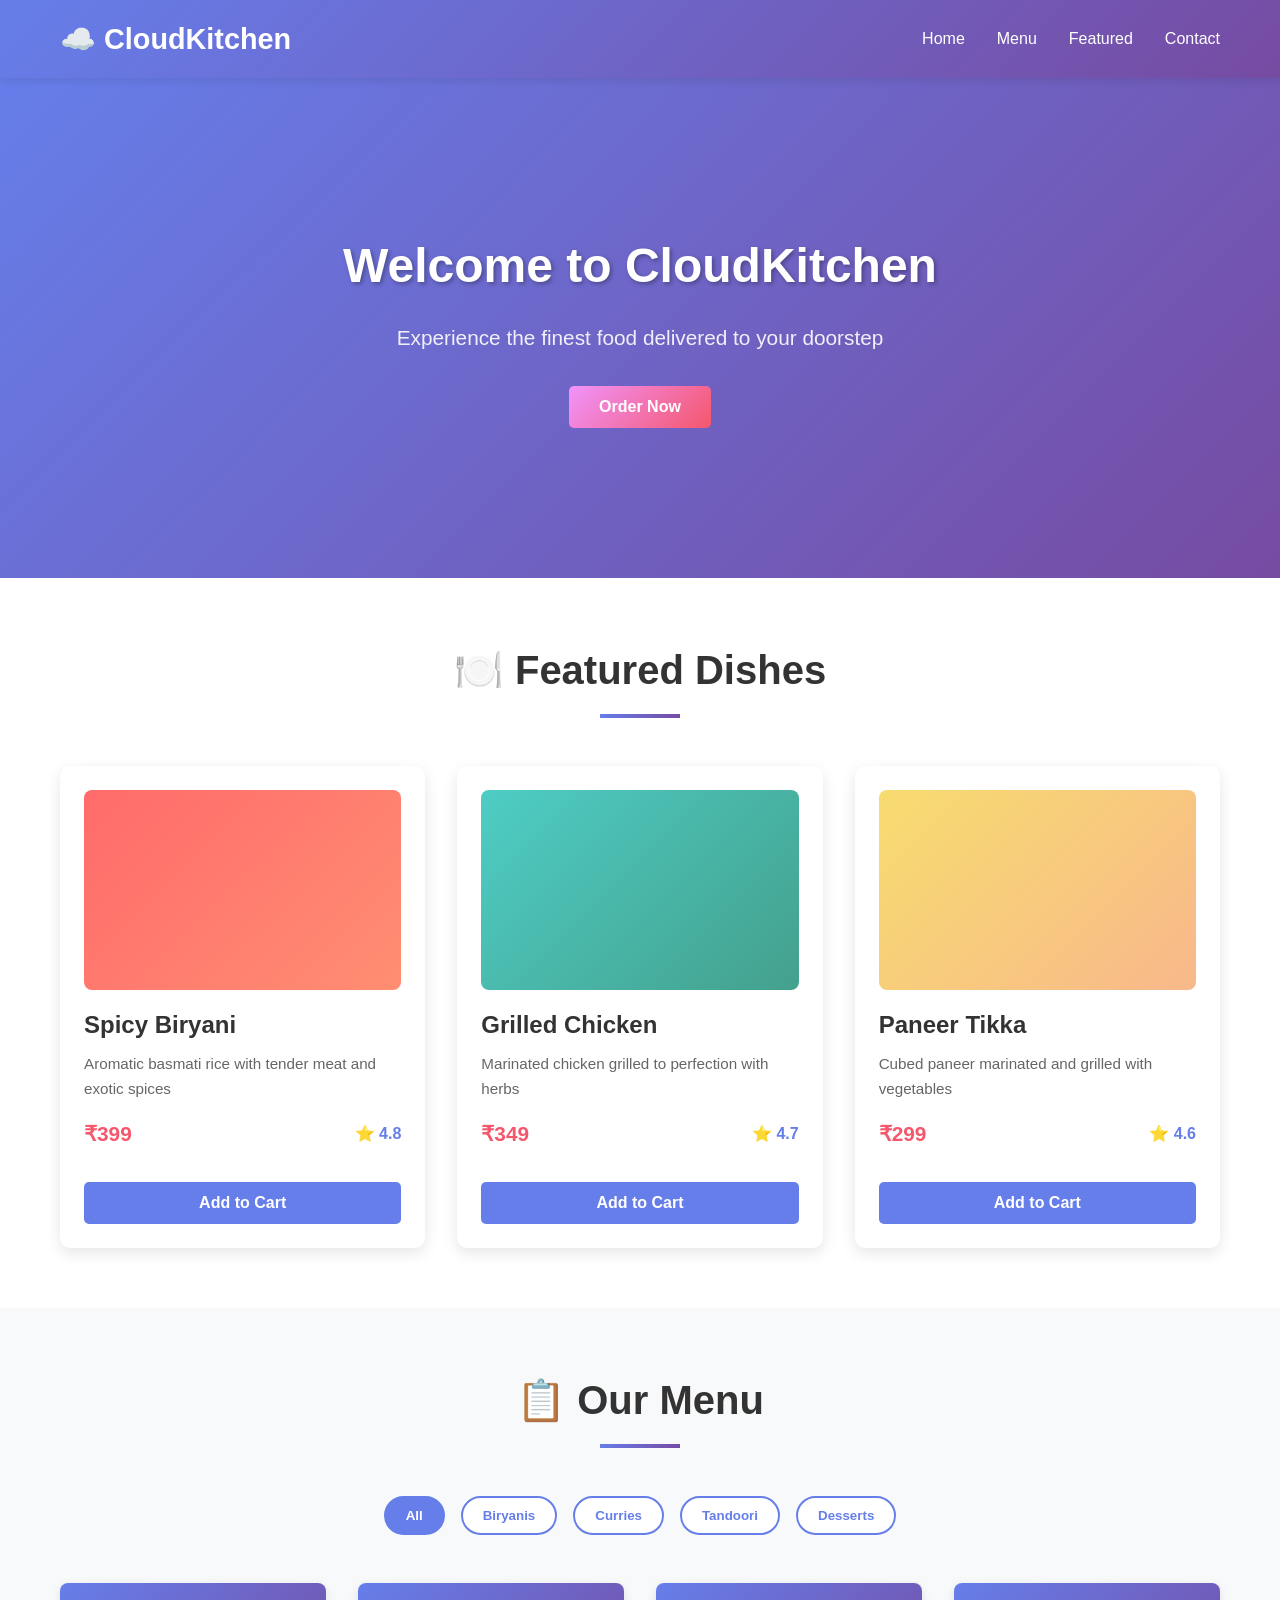
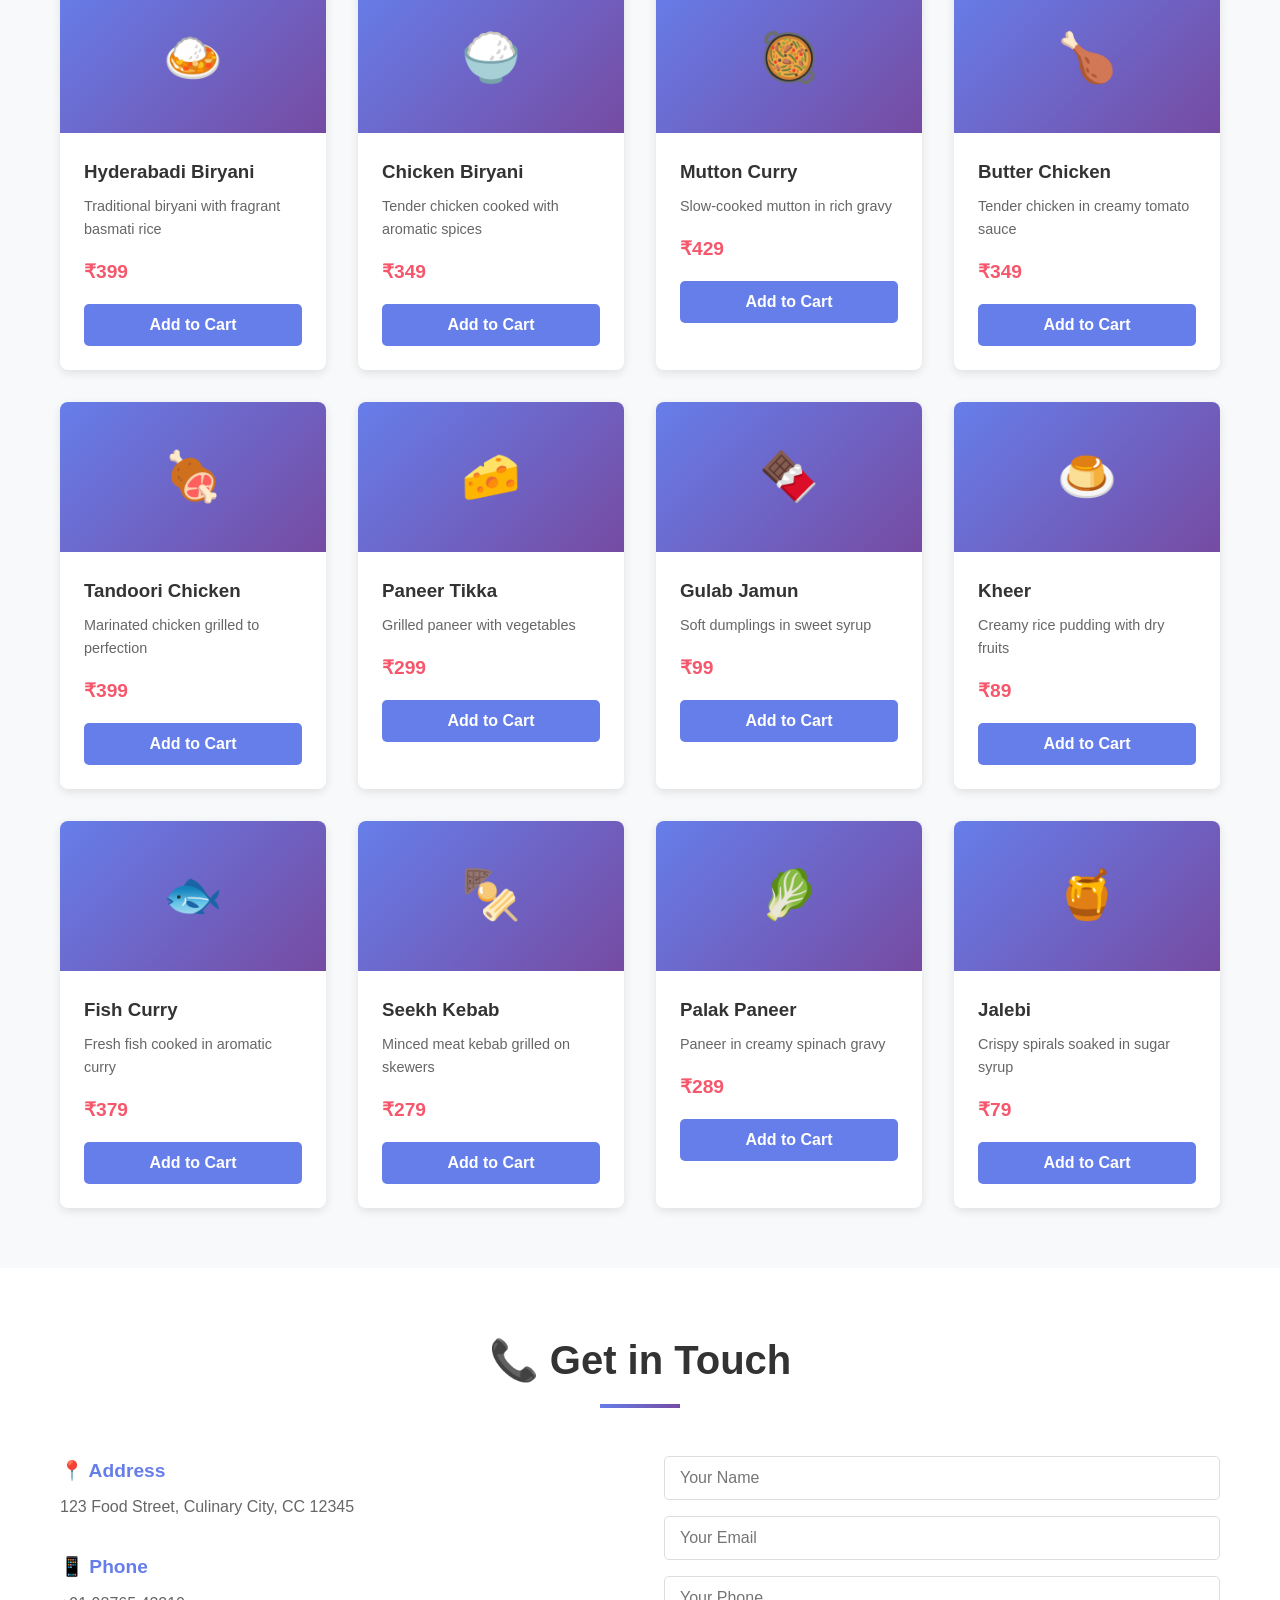
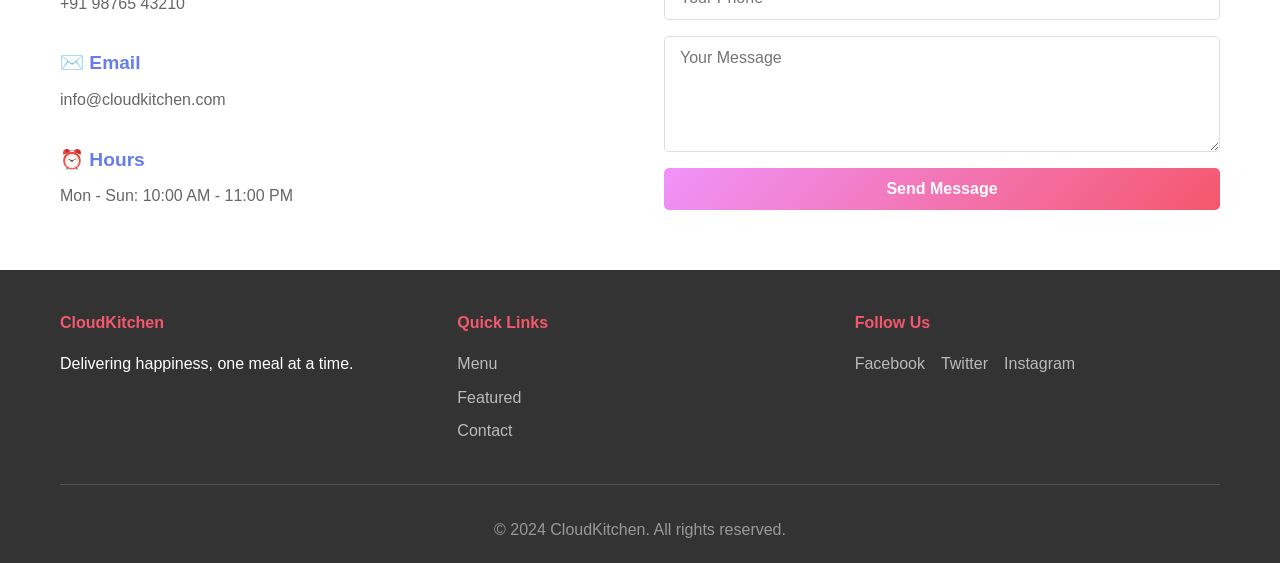
<file: index.html>
<!DOCTYPE html>
<html lang="en">
<head>
    <meta charset="UTF-8">
    <meta name="viewport" content="width=device-width, initial-scale=1.0">
    <title>CloudKitchen - Your Food Delivery Partner</title>
    <link rel="stylesheet" href="styles.css">
</head>
<body>
    <!-- Navigation Bar -->
    <nav class="navbar">
        <div class="nav-container">
            <div class="logo">
                <h1>☁️ CloudKitchen</h1>
            </div>
            <ul class="nav-menu">
                <li><a href="#home" class="nav-link">Home</a></li>
                <li><a href="#menu" class="nav-link">Menu</a></li>
                <li><a href="#featured" class="nav-link">Featured</a></li>
                <li><a href="#contact" class="nav-link">Contact</a></li>
            </ul>
            <div class="hamburger">
                <span></span>
                <span></span>
                <span></span>
            </div>
        </div>
    </nav>

    <!-- Hero Section -->
    <section id="home" class="hero">
        <div class="hero-content">
            <h2>Welcome to CloudKitchen</h2>
            <p>Experience the finest food delivered to your doorstep</p>
            <button class="btn btn-primary" onclick="document.getElementById('menu').scrollIntoView({behavior: 'smooth'})">Order Now</button>
        </div>
    </section>

    <!-- Featured Dishes Section -->
    <section id="featured" class="featured-section">
        <div class="container">
            <h2 class="section-title">🍽️ Featured Dishes</h2>
            <div class="featured-grid">
                <div class="featured-card">
                    <div class="featured-image" style="background: linear-gradient(135deg, #FF6B6B, #FF8E72);"></div>
                    <h3>Spicy Biryani</h3>
                    <p>Aromatic basmati rice with tender meat and exotic spices</p>
                    <div class="price-rating">
                        <span class="price">₹399</span>
                        <span class="rating">⭐ 4.8</span>
                    </div>
                    <button class="btn btn-secondary" onclick="addToCart('Spicy Biryani', 399)">Add to Cart</button>
                </div>
                <div class="featured-card">
                    <div class="featured-image" style="background: linear-gradient(135deg, #4ECDC4, #44A08D);"></div>
                    <h3>Grilled Chicken</h3>
                    <p>Marinated chicken grilled to perfection with herbs</p>
                    <div class="price-rating">
                        <span class="price">₹349</span>
                        <span class="rating">⭐ 4.7</span>
                    </div>
                    <button class="btn btn-secondary" onclick="addToCart('Grilled Chicken', 349)">Add to Cart</button>
                </div>
                <div class="featured-card">
                    <div class="featured-image" style="background: linear-gradient(135deg, #F7DC6F, #F8B88B);"></div>
                    <h3>Paneer Tikka</h3>
                    <p>Cubed paneer marinated and grilled with vegetables</p>
                    <div class="price-rating">
                        <span class="price">₹299</span>
                        <span class="rating">⭐ 4.6</span>
                    </div>
                    <button class="btn btn-secondary" onclick="addToCart('Paneer Tikka', 299)">Add to Cart</button>
                </div>
            </div>
        </div>
    </section>

    <!-- Menu Section -->
    <section id="menu" class="menu-section">
        <div class="container">
            <h2 class="section-title">📋 Our Menu</h2>
            <div class="menu-categories">
                <button class="category-btn active" data-category="all">All</button>
                <button class="category-btn" data-category="biryanis">Biryanis</button>
                <button class="category-btn" data-category="curries">Curries</button>
                <button class="category-btn" data-category="tandoori">Tandoori</button>
                <button class="category-btn" data-category="desserts">Desserts</button>
            </div>
            <div class="menu-grid" id="menuGrid">
                <!-- Menu items will be populated by JavaScript -->
            </div>
        </div>
    </section>

    <!-- Contact Section -->
    <section id="contact" class="contact-section">
        <div class="container">
            <h2 class="section-title">📞 Get in Touch</h2>
            <div class="contact-content">
                <div class="contact-info">
                    <div class="info-item">
                        <h3>📍 Address</h3>
                        <p>123 Food Street, Culinary City, CC 12345</p>
                    </div>
                    <div class="info-item">
                        <h3>📱 Phone</h3>
                        <p>+91 98765 43210</p>
                    </div>
                    <div class="info-item">
                        <h3>✉️ Email</h3>
                        <p>info@cloudkitchen.com</p>
                    </div>
                    <div class="info-item">
                        <h3>⏰ Hours</h3>
                        <p>Mon - Sun: 10:00 AM - 11:00 PM</p>
                    </div>
                </div>
                <form class="contact-form" id="contactForm">
                    <input type="text" placeholder="Your Name" required>
                    <input type="email" placeholder="Your Email" required>
                    <input type="tel" placeholder="Your Phone" required>
                    <textarea placeholder="Your Message" rows="5" required></textarea>
                    <button type="submit" class="btn btn-primary">Send Message</button>
                </form>
            </div>
        </div>
    </section>

    <!-- Footer -->
    <footer class="footer">
        <div class="container">
            <div class="footer-content">
                <div class="footer-section">
                    <h4>CloudKitchen</h4>
                    <p>Delivering happiness, one meal at a time.</p>
                </div>
                <div class="footer-section">
                    <h4>Quick Links</h4>
                    <ul>
                        <li><a href="#menu">Menu</a></li>
                        <li><a href="#featured">Featured</a></li>
                        <li><a href="#contact">Contact</a></li>
                    </ul>
                </div>
                <div class="footer-section">
                    <h4>Follow Us</h4>
                    <div class="social-links">
                        <a href="#">Facebook</a>
                        <a href="#">Twitter</a>
                        <a href="#">Instagram</a>
                    </div>
                </div>
            </div>
            <div class="footer-bottom">
                <p>&copy; 2024 CloudKitchen. All rights reserved.</p>
            </div>
        </div>
    </footer>

    <script src="script.js"></script>
</body>
</html>
</file>
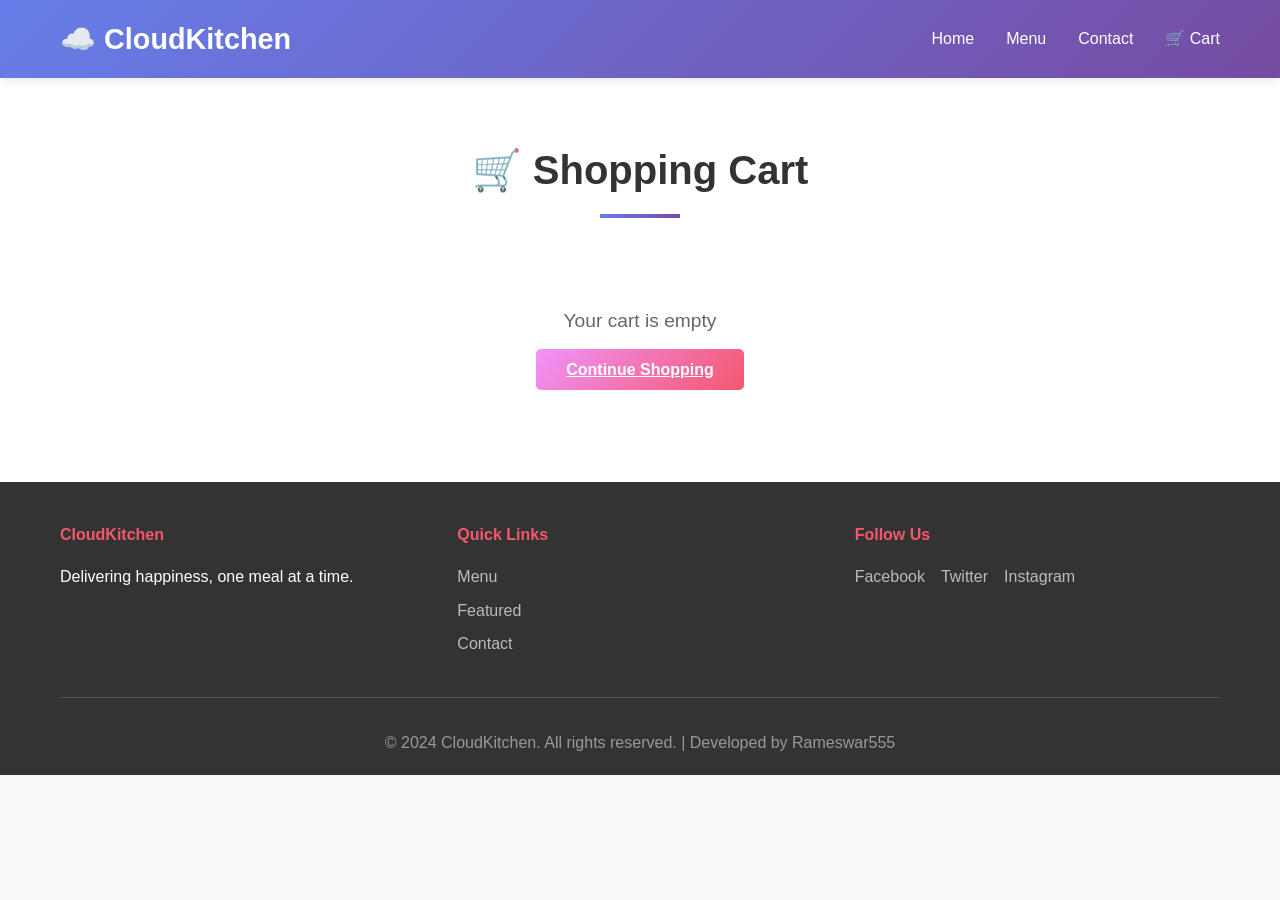
<file: cart.html>
<!DOCTYPE html>
<html lang="en">
<head>
    <meta charset="UTF-8">
    <meta name="viewport" content="width=device-width, initial-scale=1.0">
    <meta name="description" content="Your shopping cart - Cloud Kitchen">
    <title>Shopping Cart - Cloud Kitchen</title>
    <link rel="stylesheet" href="styles.css">
</head>
<body>
    <!-- Navigation -->
    <nav class="navbar">
        <div class="nav-container">
            <div class="logo">
                <h1>☁️ CloudKitchen</h1>
            </div>
            <ul class="nav-menu">
                <li><a href="index.html" class="nav-link">Home</a></li>
                <li><a href="index.html#menu" class="nav-link">Menu</a></li>
                <li><a href="index.html#contact" class="nav-link">Contact</a></li>
                <li><a href="cart.html" class="nav-link active">🛒 Cart</a></li>
            </ul>
            <div class="hamburger">
                <span></span>
                <span></span>
                <span></span>
            </div>
        </div>
    </nav>

    <!-- Cart Section -->
    <section class="contact-section">
        <div class="container">
            <h2 class="section-title">🛒 Shopping Cart</h2>
            
            <div class="cart-container">
                <!-- Cart Items -->
                <div class="cart-items" id="cart-items">
                    <table style="width: 100%; border-collapse: collapse;">
                        <thead>
                            <tr style="border-bottom: 2px solid #667eea;">
                                <th style="padding: 12px; text-align: left;">Product</th>
                                <th style="padding: 12px; text-align: left;">Price</th>
                                <th style="padding: 12px; text-align: left;">Quantity</th>
                                <th style="padding: 12px; text-align: left;">Total</th>
                                <th style="padding: 12px; text-align: left;">Action</th>
                            </tr>
                        </thead>
                        <tbody id="cart-body">
                            <!-- Cart items will be loaded here -->
                        </tbody>
                    </table>
                </div>

                <!-- Empty Cart Message -->
                <div id="empty-cart" style="display: none; text-align: center; padding: 40px;">
                    <p style="font-size: 1.2rem; color: #666; margin-bottom: 20px;">Your cart is empty</p>
                    <a href="index.html" class="btn btn-primary">Continue Shopping</a>
                </div>
            </div>

            <!-- Cart Summary -->
            <div class="contact-content" id="cart-summary" style="display: none;">
                <div style="grid-template-columns: 1fr; padding: 20px; background: white; border-radius: 8px; box-shadow: 0 3px 10px rgba(0,0,0,0.1);">
                    <div style="display: flex; justify-content: space-between; padding: 10px 0; border-bottom: 1px solid #ddd;">
                        <span>Subtotal:</span>
                        <span id="subtotal">₹0</span>
                    </div>
                    <div style="display: flex; justify-content: space-between; padding: 10px 0; border-bottom: 1px solid #ddd;">
                        <span>Delivery Fee:</span>
                        <span id="delivery-fee">₹50</span>
                    </div>
                    <div style="display: flex; justify-content: space-between; padding: 10px 0; border-bottom: 2px solid #667eea;">
                        <span>Tax (5%):</span>
                        <span id="tax">₹0</span>
                    </div>
                    <div style="display: flex; justify-content: space-between; padding: 15px 0; font-size: 1.3rem; font-weight: bold;">
                        <span>Total:</span>
                        <span id="total">₹0</span>
                    </div>
                    <button class="btn btn-primary" style="width: 100%; margin-top: 15px;" onclick="checkout()">Proceed to Checkout</button>
                    <a href="index.html" class="btn btn-secondary" style="width: 100%; margin-top: 10px; text-align: center; text-decoration: none;">Continue Shopping</a>
                </div>
            </div>
        </div>
    </section>

    <!-- Footer -->
    <footer class="footer">
        <div class="container">
            <div class="footer-content">
                <div class="footer-section">
                    <h4>CloudKitchen</h4>
                    <p>Delivering happiness, one meal at a time.</p>
                </div>
                <div class="footer-section">
                    <h4>Quick Links</h4>
                    <ul>
                        <li><a href="index.html#menu">Menu</a></li>
                        <li><a href="index.html#featured">Featured</a></li>
                        <li><a href="index.html#contact">Contact</a></li>
                    </ul>
                </div>
                <div class="footer-section">
                    <h4>Follow Us</h4>
                    <div class="social-links">
                        <a href="#">Facebook</a>
                        <a href="#">Twitter</a>
                        <a href="#">Instagram</a>
                    </div>
                </div>
            </div>
            <div class="footer-bottom">
                <p>&copy; 2024 CloudKitchen. All rights reserved. | Developed by Rameswar555</p>
            </div>
        </div>
    </footer>

    <script src="script.js"></script>
    <script>
        // Cart management functions
        function loadCart() {
            const cart = JSON.parse(localStorage.getItem('cart')) || [];
            const cartBody = document.getElementById('cart-body');
            const cartItems = document.getElementById('cart-items');
            const emptyCart = document.getElementById('empty-cart');
            const cartSummary = document.getElementById('cart-summary');
            
            if (cart.length === 0) {
                cartItems.style.display = 'none';
                cartSummary.style.display = 'none';
                emptyCart.style.display = 'block';
                return;
            }
            
            cartItems.style.display = 'block';
            cartSummary.style.display = 'block';
            emptyCart.style.display = 'none';
            cartBody.innerHTML = '';
            
            let subtotal = 0;
            cart.forEach((item, index) => {
                const total = item.price * item.quantity;
                subtotal += total;
                
                const row = `
                    <tr style="border-bottom: 1px solid #ddd;">
                        <td style="padding: 12px;">${item.name}</td>
                        <td style="padding: 12px;">₹${item.price}</td>
                        <td style="padding: 12px;">
                            <button onclick="updateQuantity(${index}, ${item.quantity - 1})" style="padding: 5px 10px;">-</button>
                            <span style="margin: 0 10px;">${item.quantity}</span>
                            <button onclick="updateQuantity(${index}, ${item.quantity + 1})" style="padding: 5px 10px;">+</button>
                        </td>
                        <td style="padding: 12px;">₹${total}</td>
                        <td style="padding: 12px;"><button onclick="removeFromCart(${index})" style="background-color: #ff6b6b; color: white; padding: 5px 10px; border: none; border-radius: 3px; cursor: pointer;">Remove</button></td>
                    </tr>
                `;
                cartBody.innerHTML += row;
            });
            
            const tax = Math.round(subtotal * 0.05);
            const deliveryFee = 50;
            const total = subtotal + tax + deliveryFee;
            
            document.getElementById('subtotal').innerText = '₹' + subtotal;
            document.getElementById('tax').innerText = '₹' + tax;
            document.getElementById('total').innerText = '₹' + total;
        }
        
        function updateQuantity(index, newQuantity) {
            const cart = JSON.parse(localStorage.getItem('cart')) || [];
            if (newQuantity <= 0) {
                cart.splice(index, 1);
            } else {
                cart[index].quantity = newQuantity;
            }
            localStorage.setItem('cart', JSON.stringify(cart));
            loadCart();
        }
        
        function removeFromCart(index) {
            const cart = JSON.parse(localStorage.getItem('cart')) || [];
            cart.splice(index, 1);
            localStorage.setItem('cart', JSON.stringify(cart));
            loadCart();
        }
        
        function checkout() {
            const cart = JSON.parse(localStorage.getItem('cart')) || [];
            if (cart.length === 0) {
                alert('Your cart is empty!');
                return;
            }
            alert('Order placed successfully! Thank you for ordering from CloudKitchen.');
            localStorage.removeItem('cart');
            window.location.href = 'index.html';
        }
        
        // Load cart on page load
        document.addEventListener('DOMContentLoaded', loadCart);
    </script>
</body>
</html>
</file>
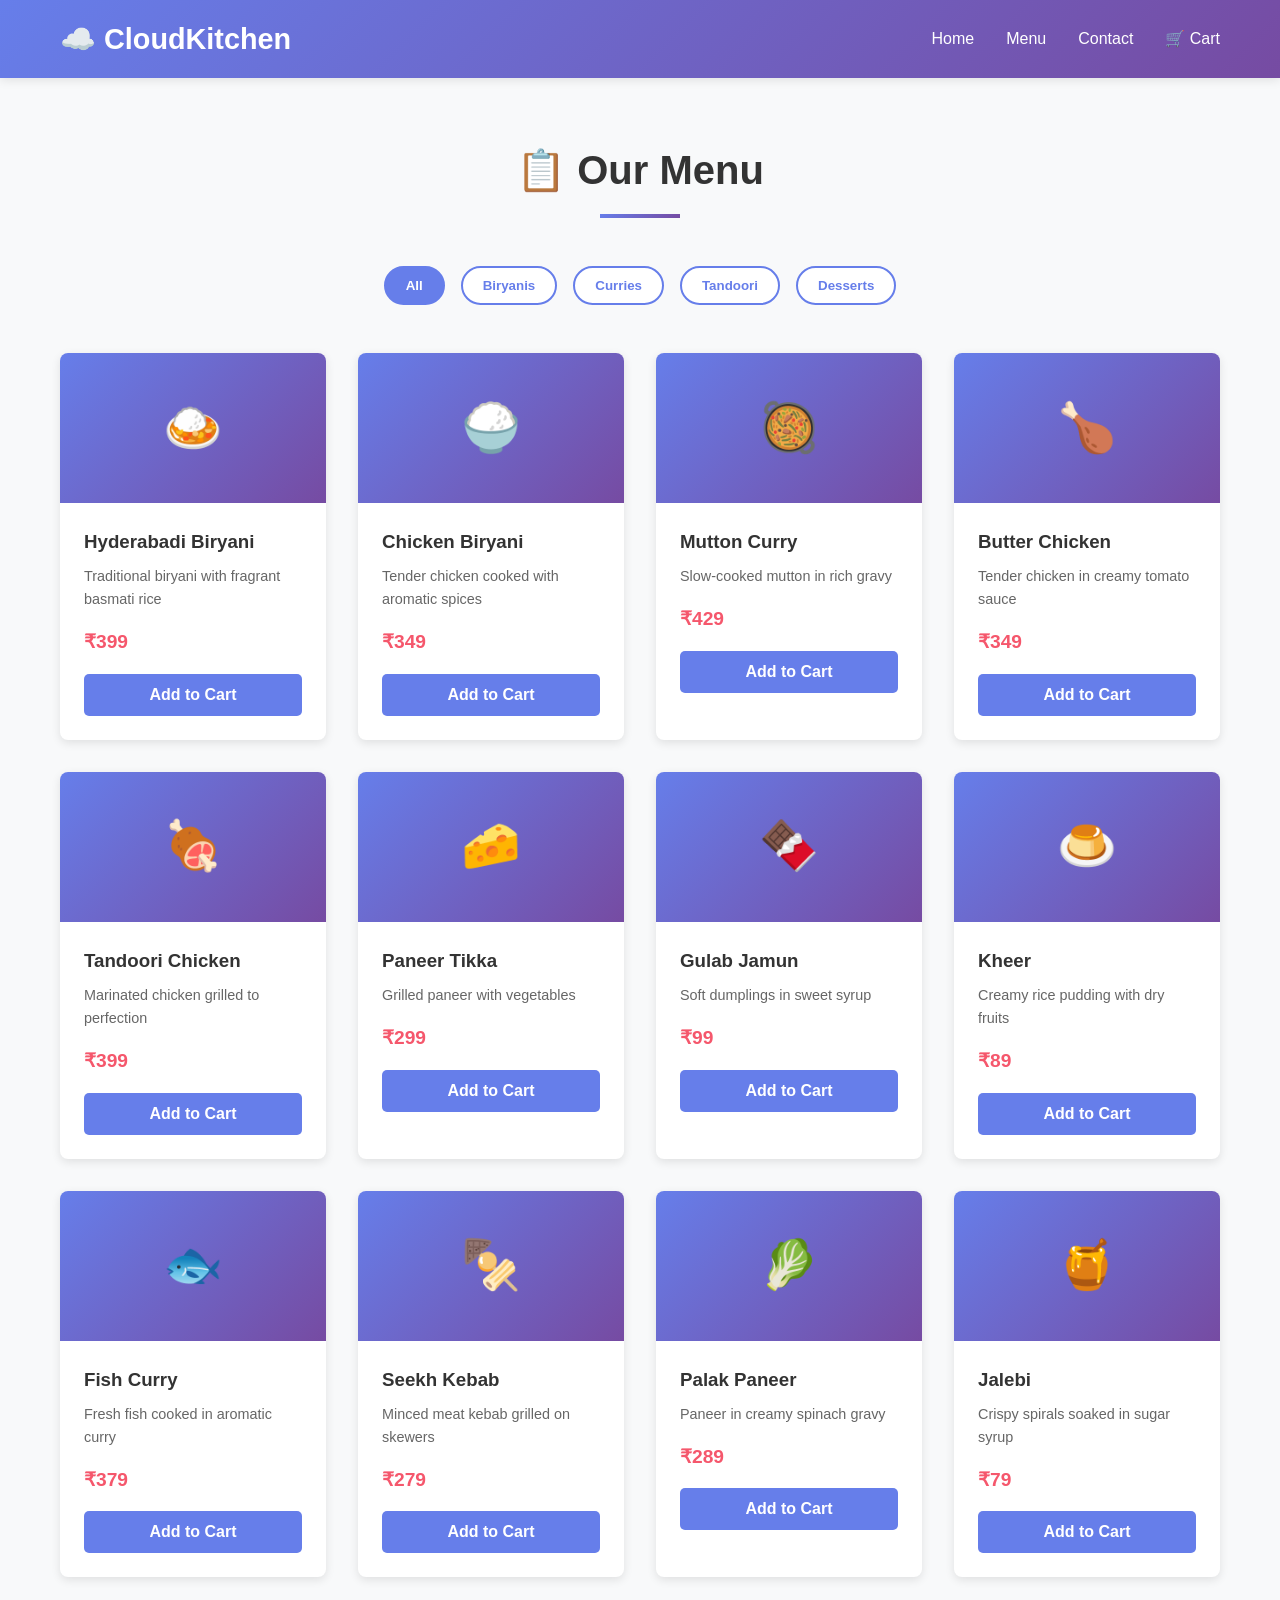
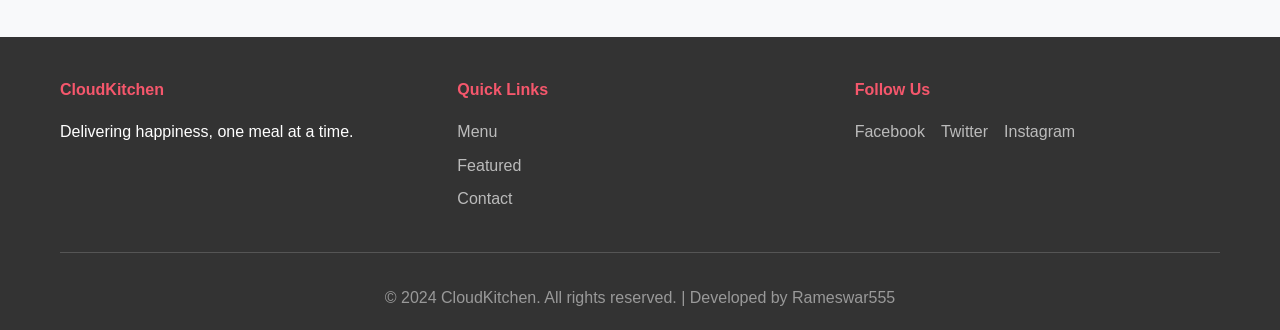
<file: menu.html>
<!DOCTYPE html>
<html lang="en">
<head>
    <meta charset="UTF-8">
    <meta name="viewport" content="width=device-width, initial-scale=1.0">
    <meta name="description" content="Browse our delicious menu - Cloud Kitchen">
    <title>Menu - Cloud Kitchen</title>
    <link rel="stylesheet" href="styles.css">
</head>
<body>
    <!-- Navigation -->
    <nav class="navbar">
        <div class="nav-container">
            <div class="logo">
                <h1>☁️ CloudKitchen</h1>
            </div>
            <ul class="nav-menu">
                <li><a href="index.html" class="nav-link">Home</a></li>
                <li><a href="index.html#menu" class="nav-link active">Menu</a></li>
                <li><a href="index.html#contact" class="nav-link">Contact</a></li>
                <li><a href="cart.html" class="nav-link">🛒 Cart</a></li>
            </ul>
            <div class="hamburger">
                <span></span>
                <span></span>
                <span></span>
            </div>
        </div>
    </nav>

    <!-- Menu Section -->
    <section class="menu-section">
        <div class="container">
            <h2 class="section-title">📋 Our Menu</h2>
            
            <!-- Filters -->
            <div class="menu-categories">
                <button class="category-btn active" data-category="all">All</button>
                <button class="category-btn" data-category="biryanis">Biryanis</button>
                <button class="category-btn" data-category="curries">Curries</button>
                <button class="category-btn" data-category="tandoori">Tandoori</button>
                <button class="category-btn" data-category="desserts">Desserts</button>
            </div>

            <!-- Menu Items Grid -->
            <div class="menu-grid" id="menuGrid">
                <!-- Menu items will be loaded here by JavaScript -->
            </div>
        </div>
    </section>

    <!-- Footer -->
    <footer class="footer">
        <div class="container">
            <div class="footer-content">
                <div class="footer-section">
                    <h4>CloudKitchen</h4>
                    <p>Delivering happiness, one meal at a time.</p>
                </div>
                <div class="footer-section">
                    <h4>Quick Links</h4>
                    <ul>
                        <li><a href="index.html#menu">Menu</a></li>
                        <li><a href="index.html#featured">Featured</a></li>
                        <li><a href="index.html#contact">Contact</a></li>
                    </ul>
                </div>
                <div class="footer-section">
                    <h4>Follow Us</h4>
                    <div class="social-links">
                        <a href="#">Facebook</a>
                        <a href="#">Twitter</a>
                        <a href="#">Instagram</a>
                    </div>
                </div>
            </div>
            <div class="footer-bottom">
                <p>&copy; 2024 CloudKitchen. All rights reserved. | Developed by Rameswar555</p>
            </div>
        </div>
    </footer>

    <script src="script.js"></script>
</body>
</html>
</file>
<file: styles.css>
* {
    margin: 0;
    padding: 0;
    box-sizing: border-box;
}

body {
    font-family: 'Segoe UI', Tahoma, Geneva, Verdana, sans-serif;
    line-height: 1.6;
    color: #333;
    background-color: #f8f9fa;
}

.container {
    max-width: 1200px;
    margin: 0 auto;
    padding: 0 20px;
}

/* Navigation Bar */
.navbar {
    background: linear-gradient(135deg, #667eea 0%, #764ba2 100%);
    padding: 1rem 0;
    position: sticky;
    top: 0;
    z-index: 1000;
    box-shadow: 0 2px 10px rgba(0, 0, 0, 0.1);
}

.nav-container {
    max-width: 1200px;
    margin: 0 auto;
    padding: 0 20px;
    display: flex;
    justify-content: space-between;
    align-items: center;
}

.logo h1 {
    color: white;
    font-size: 1.8rem;
    font-weight: 700;
}

.nav-menu {
    display: flex;
    list-style: none;
    gap: 2rem;
}

.nav-link {
    color: white;
    text-decoration: none;
    font-weight: 500;
    transition: opacity 0.3s ease;
}

.nav-link:hover {
    opacity: 0.8;
}

.hamburger {
    display: none;
    flex-direction: column;
    cursor: pointer;
}

.hamburger span {
    width: 25px;
    height: 3px;
    background-color: white;
    margin: 5px 0;
    transition: 0.3s;
}

/* Hero Section */
.hero {
    background: linear-gradient(135deg, #667eea 0%, #764ba2 100%);
    color: white;
    padding: 100px 20px;
    text-align: center;
    min-height: 500px;
    display: flex;
    align-items: center;
    justify-content: center;
}

.hero-content h2 {
    font-size: 3rem;
    margin-bottom: 1rem;
    text-shadow: 2px 2px 4px rgba(0, 0, 0, 0.3);
}

.hero-content p {
    font-size: 1.3rem;
    margin-bottom: 2rem;
    opacity: 0.9;
}

/* Buttons */
.btn {
    padding: 12px 30px;
    border: none;
    border-radius: 5px;
    font-size: 1rem;
    cursor: pointer;
    transition: all 0.3s ease;
    font-weight: 600;
}

.btn-primary {
    background: linear-gradient(135deg, #f093fb 0%, #f5576c 100%);
    color: white;
}

.btn-primary:hover {
    transform: translateY(-2px);
    box-shadow: 0 5px 15px rgba(245, 87, 108, 0.4);
}

.btn-secondary {
    background-color: #667eea;
    color: white;
    width: 100%;
    margin-top: 1rem;
}

.btn-secondary:hover {
    background-color: #764ba2;
    transform: translateY(-2px);
}

/* Featured Section */
.featured-section {
    padding: 60px 20px;
    background-color: white;
}

.section-title {
    text-align: center;
    font-size: 2.5rem;
    margin-bottom: 3rem;
    color: #333;
    position: relative;
    padding-bottom: 1rem;
}

.section-title::after {
    content: '';
    position: absolute;
    width: 80px;
    height: 4px;
    background: linear-gradient(135deg, #667eea 0%, #764ba2 100%);
    bottom: 0;
    left: 50%;
    transform: translateX(-50%);
}

.featured-grid {
    display: grid;
    grid-template-columns: repeat(auto-fit, minmax(280px, 1fr));
    gap: 2rem;
}

.featured-card {
    background: white;
    border-radius: 10px;
    overflow: hidden;
    box-shadow: 0 5px 15px rgba(0, 0, 0, 0.1);
    transition: transform 0.3s ease, box-shadow 0.3s ease;
    padding: 1.5rem;
}

.featured-card:hover {
    transform: translateY(-10px);
    box-shadow: 0 15px 30px rgba(0, 0, 0, 0.15);
}

.featured-image {
    width: 100%;
    height: 200px;
    border-radius: 8px;
    margin-bottom: 1rem;
}

.featured-card h3 {
    font-size: 1.5rem;
    margin-bottom: 0.5rem;
    color: #333;
}

.featured-card p {
    color: #666;
    margin-bottom: 1rem;
    font-size: 0.95rem;
}

.price-rating {
    display: flex;
    justify-content: space-between;
    align-items: center;
    margin-bottom: 1rem;
    font-weight: 600;
}

.price {
    color: #f5576c;
    font-size: 1.3rem;
}

.rating {
    color: #667eea;
}

/* Menu Section */
.menu-section {
    padding: 60px 20px;
    background-color: #f8f9fa;
}

.menu-categories {
    display: flex;
    justify-content: center;
    gap: 1rem;
    margin-bottom: 3rem;
    flex-wrap: wrap;
}

.category-btn {
    padding: 10px 20px;
    border: 2px solid #667eea;
    background-color: white;
    color: #667eea;
    border-radius: 25px;
    cursor: pointer;
    font-weight: 600;
    transition: all 0.3s ease;
}

.category-btn:hover,
.category-btn.active {
    background-color: #667eea;
    color: white;
}

.menu-grid {
    display: grid;
    grid-template-columns: repeat(auto-fill, minmax(250px, 1fr));
    gap: 2rem;
}

.menu-item {
    background: white;
    border-radius: 8px;
    overflow: hidden;
    box-shadow: 0 3px 10px rgba(0, 0, 0, 0.1);
    transition: transform 0.3s ease;
}

.menu-item:hover {
    transform: translateY(-5px);
}

.menu-item-image {
    width: 100%;
    height: 150px;
    background: linear-gradient(135deg, #667eea 0%, #764ba2 100%);
    display: flex;
    align-items: center;
    justify-content: center;
    font-size: 3rem;
}

.menu-item-content {
    padding: 1.5rem;
}

.menu-item-content h3 {
    margin-bottom: 0.5rem;
    color: #333;
}

.menu-item-content p {
    color: #666;
    font-size: 0.9rem;
    margin-bottom: 1rem;
}

.menu-item-price {
    font-weight: 700;
    color: #f5576c;
    font-size: 1.2rem;
}

/* Contact Section */
.contact-section {
    padding: 60px 20px;
    background-color: white;
}

.contact-content {
    display: grid;
    grid-template-columns: 1fr 1fr;
    gap: 3rem;
    margin-top: 3rem;
}

.contact-info {
    display: flex;
    flex-direction: column;
    gap: 2rem;
}

.info-item h3 {
    color: #667eea;
    margin-bottom: 0.5rem;
    font-size: 1.2rem;
}

.info-item p {
    color: #666;
}

.contact-form {
    display: flex;
    flex-direction: column;
    gap: 1rem;
}

.contact-form input,
.contact-form textarea {
    padding: 12px 15px;
    border: 1px solid #ddd;
    border-radius: 5px;
    font-family: inherit;
    font-size: 1rem;
    transition: border-color 0.3s ease;
}

.contact-form input:focus,
.contact-form textarea:focus {
    outline: none;
    border-color: #667eea;
    box-shadow: 0 0 5px rgba(102, 126, 234, 0.3);
}

/* Footer */
.footer {
    background-color: #333;
    color: #fff;
    padding: 40px 20px 20px;
}

.footer-content {
    display: grid;
    grid-template-columns: repeat(auto-fit, minmax(250px, 1fr));
    gap: 2rem;
    margin-bottom: 2rem;
}

.footer-section h4 {
    margin-bottom: 1rem;
    color: #f5576c;
}

.footer-section ul {
    list-style: none;
}

.footer-section ul li {
    margin-bottom: 0.5rem;
}

.footer-section a {
    color: #bbb;
    text-decoration: none;
    transition: color 0.3s ease;
}

.footer-section a:hover {
    color: #fff;
}

.social-links {
    display: flex;
    gap: 1rem;
}

.footer-bottom {
    text-align: center;
    padding-top: 2rem;
    border-top: 1px solid #555;
    color: #999;
}

/* Responsive Design */
@media (max-width: 768px) {
    .nav-menu {
        gap: 1rem;
    }

    .hero-content h2 {
        font-size: 2rem;
    }

    .hero-content p {
        font-size: 1rem;
    }

    .section-title {
        font-size: 2rem;
    }

    .featured-grid,
    .menu-grid {
        grid-template-columns: 1fr;
    }

    .contact-content {
        grid-template-columns: 1fr;
    }

    .menu-categories {
        gap: 0.5rem;
    }

    .category-btn {
        padding: 8px 15px;
        font-size: 0.9rem;
    }
}

@media (max-width: 480px) {
    .nav-menu {
        display: none;
    }

    .hamburger {
        display: flex;
    }

    .hero-content h2 {
        font-size: 1.5rem;
    }

    .section-title {
        font-size: 1.5rem;
    }

    .btn {
        padding: 10px 20px;
        font-size: 0.9rem;
    }

    .price-rating {
        flex-direction: column;
        align-items: flex-start;
        gap: 0.5rem;
    }
}
</file>
